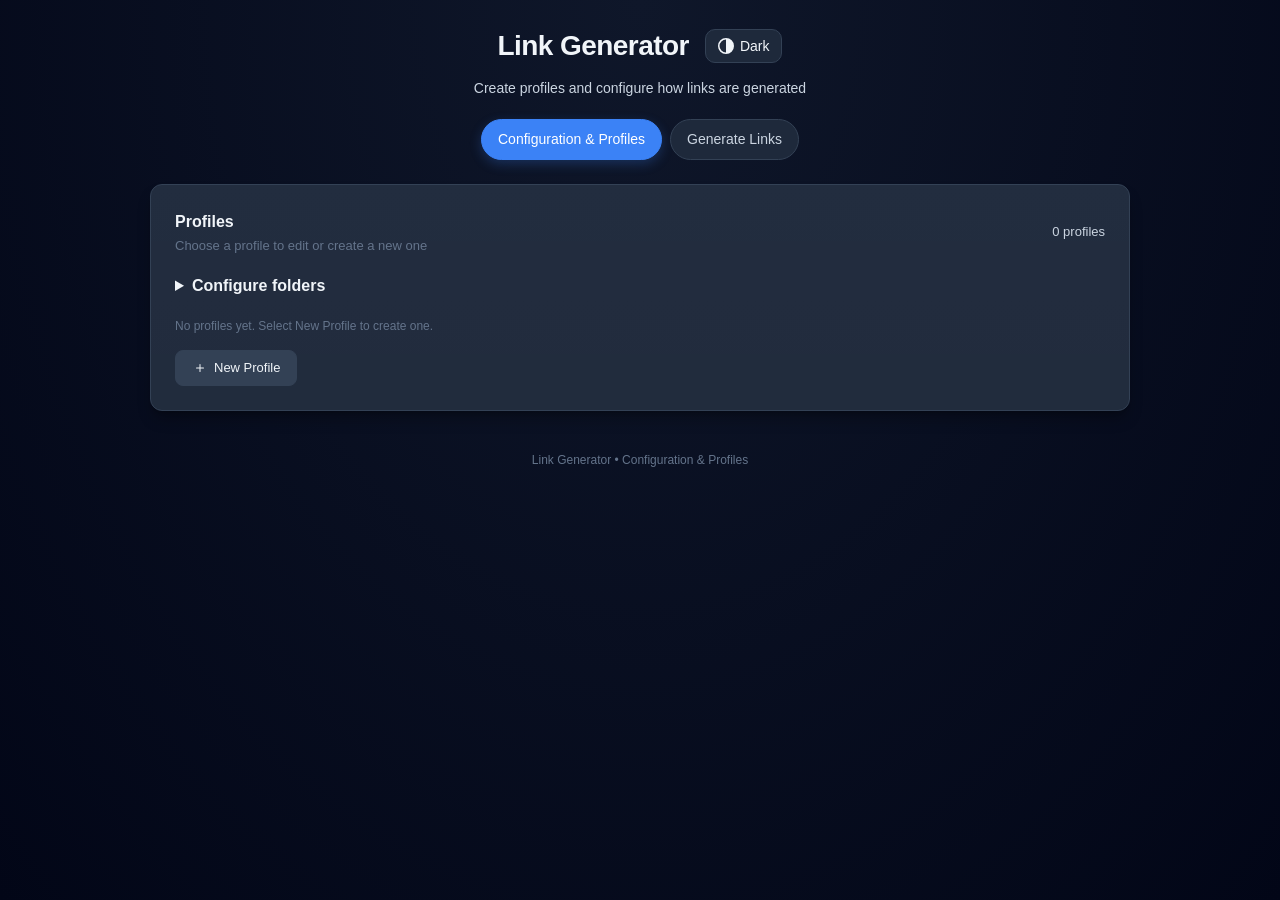
<file: defectx/index.html>
<!DOCTYPE html>
<html lang="en">

<head>
  <meta charset="UTF-8" />
  <meta name="viewport" content="width=device-width, initial-scale=1.0" />
  <title>Link Generator - Configuration</title>
  <link rel="stylesheet" href="style.css">
</head>

<body>
  <div class="container">
    <header>
      <div class="header-top">
        <h1>Link Generator</h1>
        <button class="theme-toggle" id="themeToggle" aria-label="Toggle theme">
          <svg width="16" height="16" viewBox="0 0 16 16" fill="none" xmlns="http://www.w3.org/2000/svg">
            <path d="M8 0a8 8 0 1 0 8 8A8.009 8.009 0 0 0 8 0Zm0 14.5a6.5 6.5 0 0 1 0-13v13Z" fill="currentColor" />
          </svg>
          <span id="themeLabel">Dark</span>
        </button>
      </div>
      <p class="subtitle">
        Create profiles and configure how links are generated
      </p>
    </header>

    <nav class="nav">
      <a class="nav-btn active" href="index.html">Configuration &amp; Profiles</a>
      <a class="nav-btn" id="usageNav" href="pages/usage.html">Generate Links</a>
    </nav>

    <div id="errorBox" class="error hidden"></div>

    <main>
      <section class="card" id="profilesPanel">
        <div class="card-header">
          <div>
            <div class="card-title">Profiles</div>
            <div class="card-subtitle">Choose a profile to edit or create a new one</div>
          </div>
          <div class="stats">
            <span class="stat-item" id="profilesCount">0 profiles</span>
          </div>
        </div>
        <details style="margin: 0 0 18px">
          <summary style="cursor: pointer; font-weight: 600">Configure folders</summary>
          <div class="card-subtitle" style="margin: 6px 0 12px">Create, rename, or delete profile folders. Deleting a folder moves its profiles to the default folder.</div>
          <div class="actions">
            <input type="text" id="newFolderName" placeholder="New folder name" aria-label="New folder name" style="max-width: 320px">
            <button type="button" id="addFolderBtn">Add Folder</button>
          </div>
          <div id="foldersList" style="margin-top: 12px"></div>
        </details>
        <div id="profilesList"></div>
        <div class="actions" style="margin-top: 14px">
          <button id="newProfileBtn" class="btn-secondary">
            <svg width="16" height="16" viewBox="0 0 16 16" fill="none" xmlns="http://www.w3.org/2000/svg">
              <path d="M8 4a.5.5 0 0 1 .5.5v3h3a.5.5 0 0 1 0 1h-3v3a.5.5 0 0 1-1 0v-3h-3a.5.5 0 0 1 0-1h3v-3A.5.5 0 0 1 8 4z" fill="currentColor" />
            </svg>
            New Profile
          </button>
        </div>
      </section>

      <section id="profileEditor" class="hidden">
        <div class="card">
          <div class="card-header">
            <div>
              <div class="card-title" id="editorHeading">New Profile</div>
              <div class="card-subtitle">Set up this profile and save it when you're done</div>
            </div>
            <button id="cancelProfileBtn" class="btn-secondary" type="button">Back to Profiles</button>
          </div>
          <div class="row">
            <div class="form-group">
              <label for="profileTitle">Profile Title *</label>
              <input type="text" id="profileTitle" placeholder="e.g., Payments" autocomplete="off" />
            </div>
            <div class="form-group">
              <label for="profileFolder">Folder</label>
              <select id="profileFolder"></select>
            </div>
          </div>
          <div class="form-group">
            <label for="profileDesc">Profile Description</label>
            <textarea id="profileDesc" maxlength="255" rows="3" placeholder="Describe what this profile is for, e.g. Search member and payment records by phone number." autocomplete="off"></textarea>
            <div class="helper-text"><span id="profileDescCount">0</span>/255 characters</div>
          </div>
          <div class="actions">
          <button id="saveProfileBtn">
            <svg width="16" height="16" viewBox="0 0 16 16" fill="none" xmlns="http://www.w3.org/2000/svg">
              <path d="M2 1a1 1 0 0 0-1 1v12a1 1 0 0 0 1 1h12a1 1 0 0 0 1-1V2a1 1 0 0 0-1-1H9.5a1 1 0 0 0-1 1v7.293l2.646-2.647a.5.5 0 0 1 .708.708l-3.5 3.5a.5.5 0 0 1-.708 0l-3.5-3.5a.5.5 0 1 1 .708-.708L7.5 9.293V2a2 2 0 0 1 2-2H14a2 2 0 0 1 2 2v12a2 2 0 0 1-2 2H2a2 2 0 0 1-2-2V2a2 2 0 0 1 2-2h2.5a.5.5 0 0 1 0 1H2z" fill="currentColor" />
            </svg>
            Save / Update
          </button>
          </div>
        </div>

        <div class="card">
        <div class="card-header">
          <div>
            <div class="card-title">Configuration</div>
            <div class="card-subtitle">
              Set base URL, tokens and their value behavior
            </div>
          </div>
        </div>

        <div class="form-group">
          <label for="baseUrlMode">Base URL Mode</label>
          <select id="baseUrlMode">
            <option value="single">Single link</option>
            <option value="multi">Multiple links</option>
          </select>
          <div id="singleBaseUrlField" style="margin-top: 10px">
            <label for="baseUrlSingle">Base URL</label>
            <input type="text" id="baseUrlSingle" placeholder="https://example.com/path?key={TOKEN}&amp;other=..." autocomplete="off" spellcheck="false" />
          </div>
          <div id="multiBaseUrlsField" class="hidden" style="margin-top: 10px">
            <label>Base URLs</label>
            <div id="baseUrlRows"></div>
            <button type="button" id="addBaseUrlBtn" class="btn-secondary" style="margin-top: 8px">+ Add Base URL</button>
          </div>
          <div class="helper-text">
            Use the same token placeholders in one URL or multiple URLs. In multiple-link mode, enter one URL per line.
          </div>
        </div>

        <div class="form-group">
          <label for="token">Token Placeholder</label>
          <input type="text" id="token" placeholder="{TOKEN}" autocomplete="off" spellcheck="false" />
          <div class="helper-text">
            Primary token field (auto-syncs with token list)
          </div>
        </div>

        <div class="form-group">
          <label>Tokens</label>
          <div id="tokensList"></div>
          <div class="actions" style="margin-top: 8px">
            <button id="addTokenBtn" class="btn-secondary" type="button">
              Add Token
            </button>
            <button id="clearTokensBtn" class="btn-secondary" type="button">
              Clear All
            </button>
          </div>
          <div class="helper-text">
            Each token can be configured below with its own value mode
          </div>
        </div>

        <div class="form-group">
          <label>Per-Token Value Configuration</label>
          <div id="tokenConfigContainer"></div>
          <div class="helper-text">
            fixed = value set here. predefined = list in config. userInput =
            entered in Usage page.
          </div>
        </div>

        <div class="form-group">
          <label for="openInNewTab">Link Behavior</label>
          <label style="
                display: flex;
                align-items: center;
                gap: 8px;
                cursor: pointer;
                font-weight: 400;
              ">
            <input type="checkbox" id="openInNewTab" checked style="width: 14px; height: 14px; cursor: pointer" />
            <span style="font-size: 13px">Open generated links in new tab</span>
          </label>
          <div class="helper-text">Adds target="_blank" rel="noopener noreferrer"</div>
        </div>
        </div>
      </section>
    </main>

    <footer>Link Generator • Configuration &amp; Profiles</footer>
  </div>

  <script src="script.js" defer></script>
</body>
</html>
</file>
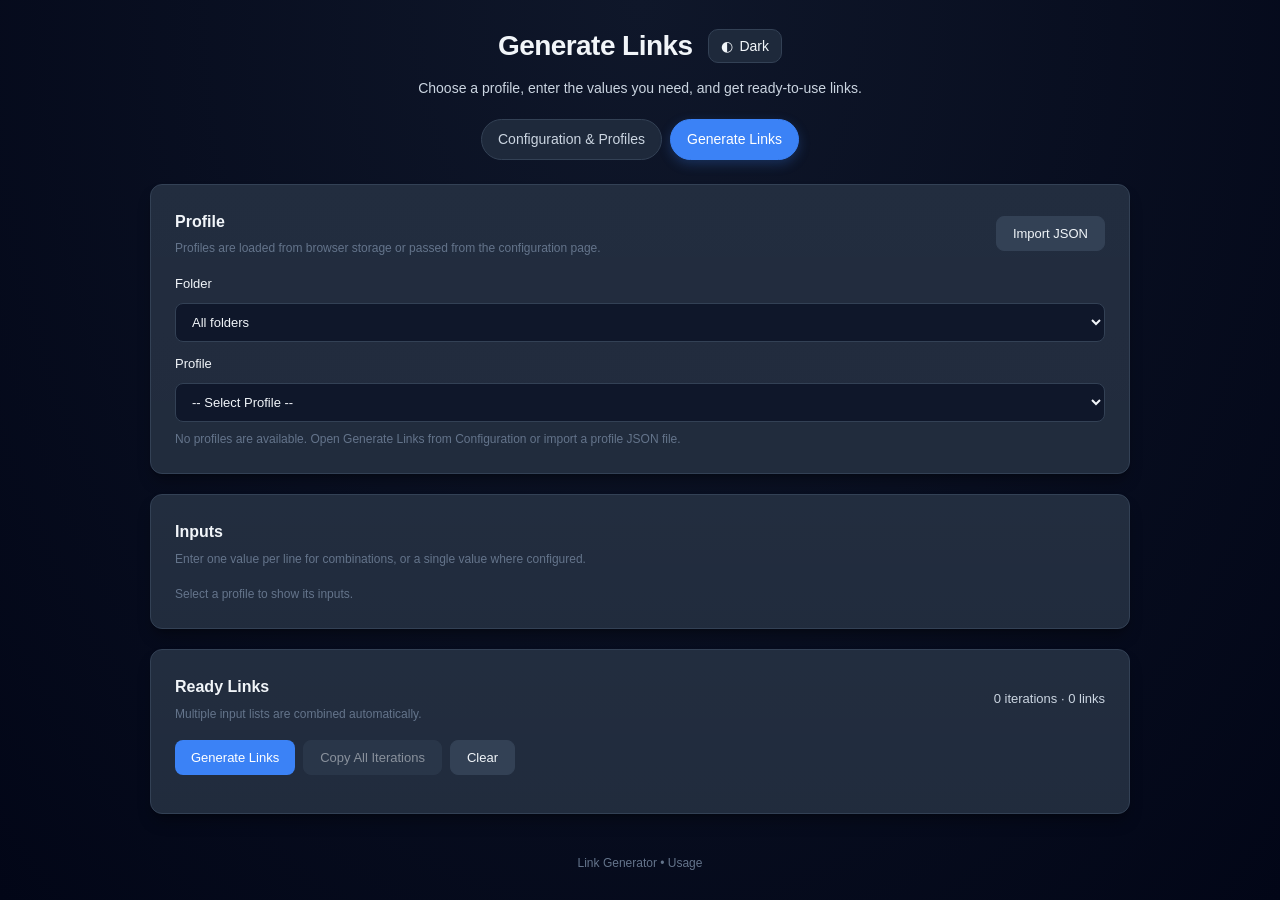
<file: defectx/pages/usage.html>
<!DOCTYPE html>
<html lang="en">
<head>
  <meta charset="UTF-8">
  <meta name="viewport" content="width=device-width, initial-scale=1.0">
  <title>Link Generator - Generate Links</title>
  <link rel="stylesheet" href="../style.css">
</head>
<body>
  <div class="container">
    <header>
      <div class="header-top">
        <h1>Generate Links</h1>
        <button class="theme-toggle" id="themeToggle" type="button" aria-label="Toggle theme">
          <span aria-hidden="true">◐</span>
          <span id="themeLabel">Dark</span>
        </button>
      </div>
      <p class="subtitle">Choose a profile, enter the values you need, and get ready-to-use links.</p>
    </header>

    <nav class="nav">
      <a href="../index.html">Configuration &amp; Profiles</a>
      <a class="active" href="usage.html">Generate Links</a>
    </nav>

    <div id="errorBox" class="error hidden" role="alert"></div>

    <section class="card">
      <div class="card-header">
        <div>
          <div class="card-title">Profile</div>
          <div class="helper">Profiles are loaded from browser storage or passed from the configuration page.</div>
        </div>
        <div class="actions">
          <button type="button" class="secondary" id="importProfileBtn">Import JSON</button>
          <input type="file" id="importProfileInput" accept="application/json" class="hidden">
        </div>
      </div>
      <label for="folderSelect">Folder</label>
      <select id="folderSelect">
        <option value="*">All folders</option>
      </select>
      <label for="profileSelect" style="margin-top: 12px">Profile</label>
      <select id="profileSelect">
        <option value="">-- Select Profile --</option>
      </select>
      <div id="profileAvailability" class="helper hidden" style="margin-top: 8px" role="status"></div>
      <div id="profileInfo" class="profile-info hidden">
        <div class="card-title" id="profileTitle"></div>
        <div id="profileDescription" class="profile-description"></div>
        <div id="profileFolder" class="profile-description"></div>
      </div>
    </section>

    <section class="card">
      <div class="card-header">
        <div>
          <div class="card-title">Inputs</div>
          <div class="helper">Enter one value per line for combinations, or a single value where configured.</div>
        </div>
      </div>
      <div id="inputsContainer" class="helper">Select a profile to show its inputs.</div>
    </section>

    <section class="card">
      <div class="card-header">
        <div>
          <div class="card-title">Ready Links</div>
          <div class="helper">Multiple input lists are combined automatically.</div>
        </div>
        <div class="stats" id="linkStats">0 iterations · 0 links</div>
      </div>
      <div class="actions" style="margin-bottom: 14px">
        <button id="generateBtn" type="button">Generate Links</button>
        <button id="copyAllBtn" type="button" class="secondary" disabled>Copy All Iterations</button>
        <button id="clearBtn" type="button" class="secondary">Clear</button>
      </div>
      <div id="output"></div>
    </section>
    <footer>Link Generator • Usage</footer>
  </div>

  <script src="usage.js" defer></script>
</body>
</html>
</file>
<file: defectx/style.css>
:root {
      --bg-primary: #0f172a;
      --bg-secondary: #1e293b;
      --bg-tertiary: #334155;
      --bg-hover: #475569;
      --text-primary: #f1f5f9;
      --text-secondary: #cbd5e1;
      --text-muted: #64748b;
      --border: #334155;
      --border-focus: #3b82f6;
      --accent: #3b82f6;
      --accent-hover: #2563eb;
      --success: #10b981;
      --danger: #ef4444;
      --shadow: 0 10px 15px -3px rgba(0, 0, 0, 0.3),
        0 4px 6px -4px rgba(0, 0, 0, 0.3);
    }

    [data-theme="light"] {
      --bg-primary: #f8fafc;
      --bg-secondary: #ffffff;
      --bg-tertiary: #f1f5f9;
      --bg-hover: #e2e8f0;
      --text-primary: #0f172a;
      --text-secondary: #475569;
      --text-muted: #64748b;
      --border: #e2e8f0;
      --border-focus: #3b82f6;
      --accent: #3b82f6;
      --accent-hover: #2563eb;
      --shadow: 0 10px 15px -3px rgba(0, 0, 0, 0.1),
        0 4px 6px -4px rgba(0, 0, 0, 0.1);
    }

    * {
      margin: 0;
      padding: 0;
      box-sizing: border-box;
      font-family: -apple-system, BlinkMacSystemFont, "Segoe UI", "Roboto",
        "Oxygen", "Ubuntu", "Cantarell", "Fira Sans", "Droid Sans",
        "Helvetica Neue", sans-serif;
      -webkit-font-smoothing: antialiased;
      -moz-osx-font-smoothing: grayscale;
    }

    body {
      background: radial-gradient(ellipse at top, var(--bg-primary), #020617);
      background-attachment: fixed;
      color: var(--text-primary);
      line-height: 1.6;
      padding: 24px 16px;
      min-height: 100vh;
      transition: background 0.3s ease, color 0.3s ease;
    }

    [data-theme="light"] body {
      background: radial-gradient(ellipse at top, var(--bg-primary), #e2e8f0);
    }

    .container {
      max-width: 980px;
      margin: 0 auto;
    }

    header {
      margin-bottom: 20px;
      text-align: center;
    }

    .header-top {
      display: flex;
      align-items: center;
      justify-content: center;
      gap: 16px;
      margin-bottom: 8px;
    }

    h1 {
      font-size: clamp(22px, 4vw, 28px);
      font-weight: 700;
      letter-spacing: -0.02em;
    }

    .subtitle {
      color: var(--text-secondary);
      font-size: 14px;
    }

    .theme-toggle {
      background: var(--bg-secondary);
      border: 1px solid var(--border);
      color: var(--text-primary);
      padding: 8px 12px;
      border-radius: 10px;
      cursor: pointer;
      font-size: 14px;
      transition: all 0.2s ease;
      display: flex;
      align-items: center;
      gap: 6px;
    }

    .theme-toggle:hover {
      background: var(--bg-tertiary);
      border-color: var(--border-focus);
    }

    .nav {
      display: flex;
      justify-content: center;
      gap: 8px;
      margin-bottom: 24px;
      flex-wrap: wrap;
    }

    .nav-btn {
      background: var(--bg-secondary);
      border: 1px solid var(--border);
      color: var(--text-secondary);
      padding: 8px 16px;
      border-radius: 999px;
      cursor: pointer;
      font-size: 14px;
      font-weight: 500;
      transition: all 0.2s ease;
      display: flex;
      align-items: center;
      gap: 6px;
    }

    .nav-btn:hover {
      background: var(--bg-tertiary);
      color: var(--text-primary);
    }

    .nav-btn.active {
      background: var(--accent);
      border-color: var(--accent);
      color: #fff;
      box-shadow: 0 4px 12px rgba(59, 130, 246, 0.25);
    }

    .view.hidden {
      display: none !important;
    }

    .card {
      background: linear-gradient(
          180deg,
          rgba(255, 255, 255, 0.02) 0%,
          rgba(255, 255, 255, 0.01) 100%
        )
        var(--bg-secondary);
      border: 1px solid var(--border);
      border-radius: 12px;
      padding: clamp(16px, 4vw, 24px);
      margin-bottom: 20px;
      box-shadow: var(--shadow);
      backdrop-filter: blur(10px);
      transition: background-color 0.3s ease, border-color 0.3s ease,
        box-shadow 0.3s ease;
    }

    .card-header {
      display: flex;
      align-items: center;
      justify-content: space-between;
      margin-bottom: 16px;
      flex-wrap: wrap;
      gap: 12px;
    }

    .card-title {
      font-size: 16px;
      font-weight: 600;
      display: flex;
      align-items: center;
      gap: 8px;
    }

    .card-subtitle {
      color: var(--text-muted);
      font-size: 13px;
      margin-top: 2px;
    }

    .form-group {
      margin-bottom: 16px;
    }

    .form-group:last-of-type {
      margin-bottom: 0;
    }

    label {
      display: block;
      font-size: 13px;
      font-weight: 500;
      margin-bottom: 8px;
      color: var(--text-primary);
    }

    input[type="text"],
    select,
    textarea {
      width: 100%;
      background: var(--bg-primary);
      border: 1px solid var(--border);
      color: var(--text-primary);
      padding: 10px 12px;
      border-radius: 8px;
      font-size: 13px;
      transition: all 0.2s ease;
    }

    textarea {
      resize: vertical;
      min-height: 80px;
      line-height: 1.8;
      font-size: 12px;
      font-family: "SF Mono", Monaco, Consolas, "Roboto Mono", monospace;
    }

    input[type="text"]:hover,
    select:hover,
    textarea:hover {
      border-color: var(--border-focus);
    }

    input[type="text"]:focus,
    select:focus,
    textarea:focus {
      outline: none;
      border-color: var(--border-focus);
      box-shadow: 0 0 0 3px rgba(59, 130, 246, 0.2);
    }

    input::placeholder,
    textarea::placeholder {
      color: var(--text-muted);
    }

    .helper-text {
      color: var(--text-muted);
      font-size: 12px;
      margin-top: 6px;
    }

    .actions {
      display: flex;
      gap: 8px;
      flex-wrap: wrap;
    }

    button {
      background: var(--accent);
      color: #fff;
      border: none;
      padding: 9px 16px;
      border-radius: 8px;
      font-size: 13px;
      font-weight: 500;
      cursor: pointer;
      transition: all 0.2s ease;
      display: flex;
      align-items: center;
      gap: 6px;
      white-space: nowrap;
    }

    button:hover {
      background: var(--accent-hover);
      transform: translateY(-1px);
      box-shadow: 0 4px 12px rgba(59, 130, 246, 0.25);
    }

    button:active {
      transform: translateY(0);
    }

    button:disabled {
      opacity: 0.5;
      cursor: not-allowed;
      transform: none;
      box-shadow: none;
    }

    .btn-secondary {
      background: var(--bg-tertiary);
      color: var(--text-primary);
      border: 1px solid var(--border);
    }

    .btn-secondary:hover {
      background: var(--bg-hover);
      box-shadow: none;
    }

    .btn-ghost {
      background: transparent;
      border: 1px dashed var(--border);
      color: var(--text-secondary);
    }

    .btn-danger {
      background: transparent;
      border: 1px solid rgba(239, 68, 68, 0.4);
      color: var(--danger);
    }

    .token-card {
      border: 1px solid var(--border);
      border-radius: 10px;
      padding: 14px;
      margin-bottom: 10px;
      background: var(--bg-primary);
    }

    .token-header {
      display: flex;
      justify-content: space-between;
      align-items: center;
      gap: 10px;
      margin-bottom: 10px;
      flex-wrap: wrap;
    }

    .token-title {
      font-weight: 600;
      font-size: 13px;
      word-break: break-word;
    }

    .token-body {
      display: flex;
      flex-direction: column;
      gap: 10px;
    }

    .row {
      display: grid;
      grid-template-columns: repeat(auto-fit, minmax(220px, 1fr));
      gap: 12px;
    }

    .usage-input {
      margin-bottom: 14px;
    }

    .link-item {
      background: var(--bg-primary);
      border: 1px solid var(--border);
      border-radius: 10px;
      padding: 12px;
      margin-bottom: 10px;
      display: flex;
      gap: 12px;
      align-items: center;
      transition: all 0.2s ease;
    }

    .link-item:hover {
      border-color: var(--border-focus);
      background: var(--bg-tertiary);
    }

    .link-content {
      flex: 1;
      min-width: 0;
      display: flex;
      flex-direction: column;
      gap: 4px;
    }

    .link-label {
      color: var(--text-secondary);
      font-size: 11px;
      text-transform: uppercase;
      letter-spacing: 0.05em;
    }

    .link-url {
      color: var(--accent);
      text-decoration: none;
      font-size: 12px;
      font-family: "SF Mono", Monaco, monospace;
      word-break: break-all;
    }

    .link-url:hover {
      text-decoration: underline;
    }

    .link-actions {
      display: flex;
      gap: 6px;
      flex-shrink: 0;
      flex-wrap: wrap;
    }

    .icon-btn {
      background: var(--bg-tertiary);
      border: 1px solid var(--border);
      color: var(--text-primary);
      padding: 6px 8px;
      border-radius: 6px;
      cursor: pointer;
      font-size: 11px;
    }

    .stats {
      display: flex;
      gap: 12px;
      flex-wrap: wrap;
      color: var(--text-secondary);
      font-size: 13px;
    }

    .stat-item {
      display: flex;
      align-items: center;
      gap: 6px;
    }

    .error {
      background: rgba(239, 68, 68, 0.1);
      border: 1px solid rgba(239, 68, 68, 0.35);
      color: #fca5a5;
      padding: 10px 12px;
      border-radius: 8px;
      margin-bottom: 16px;
      font-size: 13px;
    }

    [data-theme="light"] .error {
      color: var(--danger);
      background: rgba(239, 68, 68, 0.08);
    }

    .hidden {
      display: none !important;
    }

    footer {
      margin-top: 40px;
      text-align: center;
      color: var(--text-muted);
      font-size: 12px;
    }

    .chip {
      background: var(--bg-tertiary);
      border: 1px solid var(--border);
      padding: 2px 8px;
      border-radius: 999px;
      font-size: 11px;
      color: var(--text-secondary);
    }

    .profile-item {
      display: flex;
      align-items: center;
      justify-content: space-between;
      gap: 12px;
      padding: 14px;
      border: 1px solid var(--border);
      border-radius: 10px;
      background: var(--bg-primary);
      margin-top: 10px;
    }

    .profile-item-title {
      font-weight: 600;
      word-break: break-word;
    }

    .profile-item-description {
      color: var(--text-muted);
      font-size: 13px;
    }

    .folder-item {
      display: grid;
      grid-template-columns: minmax(0, 1fr) auto auto;
      gap: 8px;
      align-items: center;
      margin-top: 8px;
    }

    .base-url-row {
      display: flex;
      align-items: center;
      gap: 8px;
      margin-bottom: 8px;
    }

    .base-url-row input {
      min-width: 0;
      flex: 1;
    }

    .base-url-row button {
      flex: 0 0 auto;
    }

    .profile-folder-title {
      margin: 18px 0 6px;
      padding-bottom: 6px;
      border-bottom: 1px solid var(--border);
      color: var(--text-secondary);
      font-size: 13px;
      font-weight: 700;
    }

    @media (max-width: 560px) {
      body {
        padding: 16px 12px;
      }

      .container {
        width: 100%;
      }

      .header-top {
        justify-content: space-between;
        gap: 8px;
      }

      .nav {
        display: grid;
        grid-template-columns: repeat(2, minmax(0, 1fr));
      }

      .nav-btn {
        justify-content: center;
        padding: 9px 8px;
        text-align: center;
      }

      .card-header {
        align-items: flex-start;
      }

      .actions button {
        min-height: 42px;
      }

      .profile-item {
        align-items: stretch;
        flex-direction: column;
      }

      .folder-item {
        grid-template-columns: repeat(2, minmax(0, 1fr));
      }

      .folder-item input {
        grid-column: 1 / -1;
      }

      input[type="text"],
      select,
      textarea {
        min-height: 44px;
        font-size: 16px;
      }

      textarea {
        min-height: 100px;
      }

      .base-url-row button {
        min-height: 44px;
      }
    }

    @media (max-width: 360px) {
      body {
        padding: 12px 8px;
      }

      .header-top {
        align-items: flex-start;
        flex-direction: column;
      }

      .card {
        padding: 14px;
      }
    }

:root {
      color-scheme: dark;
      --bg-primary: #0f172a;
      --bg-secondary: #1e293b;
      --bg-tertiary: #334155;
      --bg-hover: #475569;
      --text-primary: #f1f5f9;
      --text-secondary: #cbd5e1;
      --text-muted: #64748b;
      --border: #334155;
      --border-focus: #3b82f6;
      --accent: #3b82f6;
      --accent-hover: #2563eb;
      --danger: #ef4444;
      --shadow: 0 10px 15px -3px rgba(0, 0, 0, 0.3), 0 4px 6px -4px rgba(0, 0, 0, 0.3);
    }
    [data-theme="light"] {
      color-scheme: light;
      --bg-primary: #f8fafc;
      --bg-secondary: #fff;
      --bg-tertiary: #f1f5f9;
      --bg-hover: #e2e8f0;
      --text-primary: #0f172a;
      --text-secondary: #475569;
      --text-muted: #64748b;
      --border: #e2e8f0;
      --border-focus: #3b82f6;
      --accent: #3b82f6;
      --accent-hover: #2563eb;
      --danger: #ef4444;
      --shadow: 0 10px 15px -3px rgba(0, 0, 0, 0.1), 0 4px 6px -4px rgba(0, 0, 0, 0.1);
    }
    * {
      box-sizing: border-box;
      font-family: -apple-system, BlinkMacSystemFont, "Segoe UI", "Roboto", "Oxygen",
        "Ubuntu", "Cantarell", "Fira Sans", "Droid Sans", "Helvetica Neue", sans-serif;
      -webkit-font-smoothing: antialiased;
      -moz-osx-font-smoothing: grayscale;
    }
    body {
      margin: 0;
      padding: 24px 16px;
      min-height: 100vh;
      color: var(--text-primary);
      background: radial-gradient(ellipse at top, var(--bg-primary), #020617);
      background-attachment: fixed;
      line-height: 1.6;
      transition: background 0.3s ease, color 0.3s ease;
    }
    [data-theme="light"] body {
      background: radial-gradient(ellipse at top, var(--bg-primary), #e2e8f0);
    }
    .container { max-width: 980px; margin: 0 auto; }
    header { margin-bottom: 20px; text-align: center; }
    .header-top {
      display: flex;
      align-items: center;
      justify-content: center;
      gap: 16px;
      margin-bottom: 8px;
    }
    h1 { margin: 0; font-size: clamp(22px, 4vw, 28px); font-weight: 700; letter-spacing: -0.02em; }
    p { margin: 0; color: var(--text-secondary); font-size: 14px; }
    .theme-toggle {
      display: flex;
      align-items: center;
      gap: 6px;
      padding: 8px 12px;
      border: 1px solid var(--border);
      border-radius: 10px;
      color: var(--text-primary);
      background: var(--bg-secondary);
      font-size: 14px;
      cursor: pointer;
    }
    .theme-toggle:hover { background: var(--bg-tertiary); border-color: var(--border-focus); }
    .nav { display: flex; justify-content: center; gap: 8px; flex-wrap: wrap; margin-bottom: 24px; }
    .actions, .link-actions { display: flex; flex-wrap: wrap; gap: 8px; }
    .nav a {
      display: flex;
      align-items: center;
      gap: 6px;
      padding: 8px 16px;
      border: 1px solid var(--border);
      border-radius: 999px;
      color: var(--text-secondary);
      background: var(--bg-secondary);
      font-size: 14px;
      font-weight: 500;
      text-decoration: none;
      transition: all 0.2s ease;
    }
    .nav a:hover { color: var(--text-primary); background: var(--bg-tertiary); }
    .nav a.active {
      color: #fff;
      background: var(--accent);
      border-color: var(--accent);
      box-shadow: 0 4px 12px rgba(59, 130, 246, 0.25);
    }
    button {
      display: inline-flex;
      align-items: center;
      justify-content: center;
      gap: 6px;
      padding: 9px 16px;
      border: 0;
      border-radius: 8px;
      color: #fff;
      background: var(--accent);
      font-size: 13px;
      font-weight: 500;
      cursor: pointer;
      transition: all 0.2s ease;
      white-space: nowrap;
    }
    button:hover { background: var(--accent-hover); transform: translateY(-1px); box-shadow: 0 4px 12px rgba(59, 130, 246, 0.25); }
    button:active { transform: translateY(0); }
    button:disabled { opacity: .5; cursor: not-allowed; transform: none; box-shadow: none; }
    button.secondary, .link-actions button {
      color: var(--text-primary);
      background: var(--bg-tertiary);
      border: 1px solid var(--border);
    }
    button.secondary:hover, .link-actions button:hover { background: var(--bg-hover); box-shadow: none; }
    .card {
      margin-bottom: 20px;
      padding: clamp(16px, 4vw, 24px);
      border: 1px solid var(--border);
      border-radius: 12px;
      background: linear-gradient(180deg, rgba(255,255,255,.02), rgba(255,255,255,.01)) var(--bg-secondary);
      box-shadow: var(--shadow);
      backdrop-filter: blur(10px);
      transition: background-color .3s ease, border-color .3s ease, box-shadow .3s ease;
    }
    .card-header { display: flex; align-items: center; justify-content: space-between; gap: 12px; flex-wrap: wrap; margin-bottom: 16px; }
    .card-title { font-size: 16px; font-weight: 600; }
    .helper, .profile-description { color: var(--text-muted); font-size: 12px; margin-top: 5px; }
    label { display: block; margin: 0 0 8px; color: var(--text-primary); font-size: 13px; font-weight: 500; }
    select, input, textarea {
      width: 100%;
      color: var(--text-primary);
      background: var(--bg-primary);
      padding: 10px 12px;
      border: 1px solid var(--border);
      border-radius: 8px;
      font-size: 13px;
      transition: all 0.2s ease;
    }
    select:hover, input:hover, textarea:hover { border-color: var(--border-focus); }
    select:focus, input:focus, textarea:focus {
      outline: none;
      border-color: var(--border-focus);
      box-shadow: 0 0 0 3px rgba(59, 130, 246, .2);
    }
    textarea { min-height: 80px; resize: vertical; line-height: 1.8; }
    input[readonly] { color: var(--text-muted); }
    .form-group, .usage-input { margin-bottom: 16px; }
    .form-group:last-child, .usage-input:last-child { margin-bottom: 0; }
    .profile-info { margin-top: 14px; }
    .stats { color: var(--text-secondary); font-size: 13px; white-space: nowrap; }
    .error {
      margin-bottom: 16px;
      padding: 10px 12px;
      border: 1px solid #ef444455;
      border-radius: 8px;
      color: #fca5a5;
      background: rgba(239, 68, 68, .1);
      font-size: 13px;
    }
    [data-theme="light"] .error { color: var(--danger); background: rgba(239, 68, 68, .08); }
    .hidden { display: none !important; }
    .link-item {
      display: flex;
      align-items: center;
      gap: 12px;
      padding: 12px;
      margin-bottom: 10px;
      border: 1px solid var(--border);
      border-radius: 10px;
      background: var(--bg-primary);
      transition: all .2s ease;
    }
    .link-item:hover { border-color: var(--border-focus); background: var(--bg-tertiary); }
    .iteration-group {
      margin-top: 14px;
      padding: 14px;
      border: 1px solid var(--border);
      border-radius: 10px;
      background: var(--bg-primary);
    }
    .iteration-header {
      display: flex;
      align-items: center;
      justify-content: space-between;
      flex-wrap: wrap;
      gap: 10px;
      margin-bottom: 8px;
    }
    .iteration-title { font-weight: 700; }
    .iteration-values { color: var(--text-muted); font-size: 13px; overflow-wrap: anywhere; }
    .link-content { min-width: 0; flex: 1; }
    .link-label { margin-bottom: 3px; color: var(--text-secondary); font-size: 11px; text-transform: uppercase; letter-spacing: .05em; }
    .link-url { color: var(--accent); font-size: 12px; font-family: "SF Mono", Monaco, Consolas, monospace; word-break: break-all; }
    .link-url:hover { text-decoration: underline; }
    .link-actions { display: flex; flex-shrink: 0; flex-wrap: wrap; gap: 6px; }
    .link-actions button { padding: 6px 8px; border-radius: 6px; font-size: 11px; }
    footer { margin-top: 40px; text-align: center; color: var(--text-muted); font-size: 12px; }
    @media (max-width: 600px) {
      body { padding: 16px 12px; }
      .container { width: 100%; }
      .header-top { justify-content: space-between; gap: 8px; }
      .nav { display: grid; grid-template-columns: repeat(2, minmax(0, 1fr)); }
      .nav a { justify-content: center; padding: 9px 8px; text-align: center; }
      .card-header { align-items: flex-start; }
      .card-header > .actions { width: 100%; }
      .card-header > .actions button { flex: 1; }
      .stats { white-space: normal; text-align: right; }
      .link-item { align-items: stretch; flex-direction: column; }
      .link-actions { width: 100%; }
      .link-actions button { flex: 1; min-height: 40px; }
      .iteration-group { padding: 12px; }
      .iteration-header { align-items: stretch; flex-direction: column; }
      .iteration-header > button { width: 100%; min-height: 42px; }
      .actions button { flex: 1 1 auto; min-height: 42px; }
      select, input, textarea { min-height: 44px; font-size: 16px; }
      textarea { min-height: 100px; }
      footer { margin-top: 28px; }
    }
    @media (max-width: 360px) {
      body { padding: 12px 8px; }
      .header-top { align-items: flex-start; flex-direction: column; }
      .card { padding: 14px; }
    }
</file>
